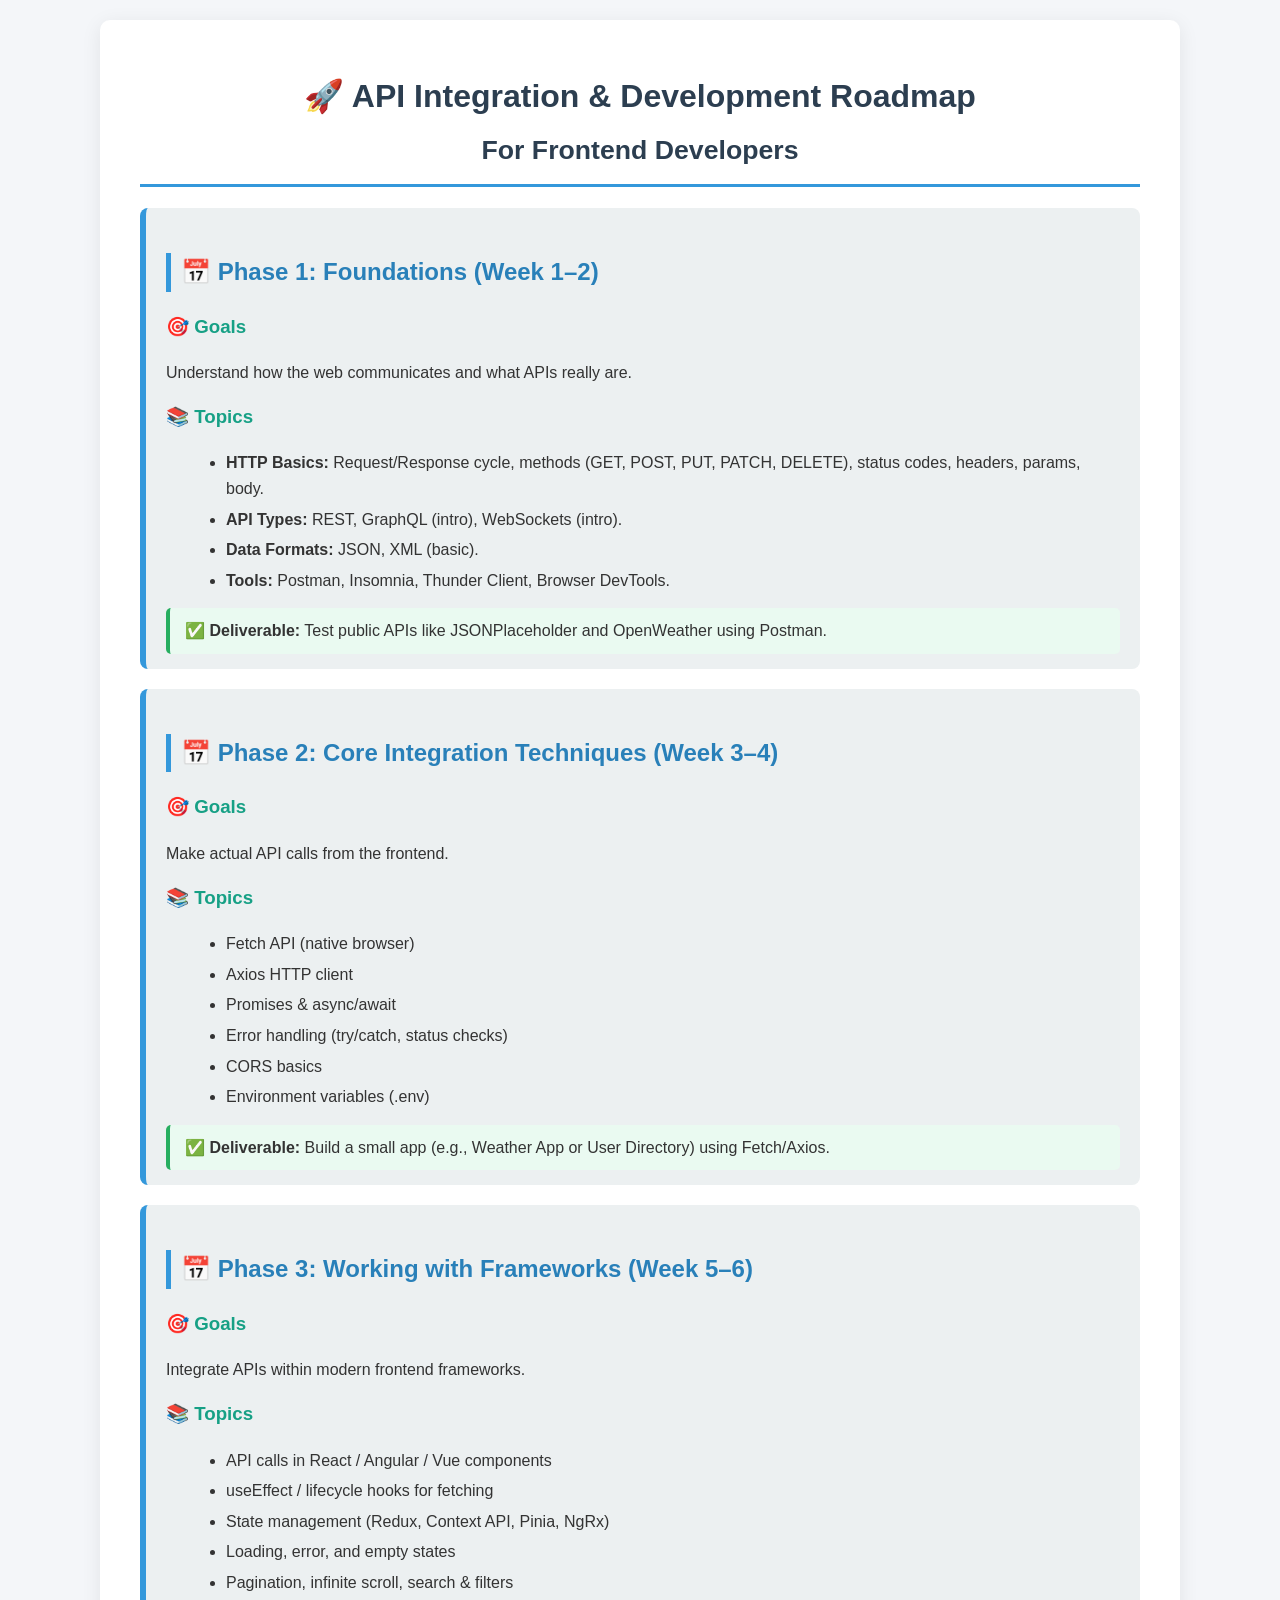
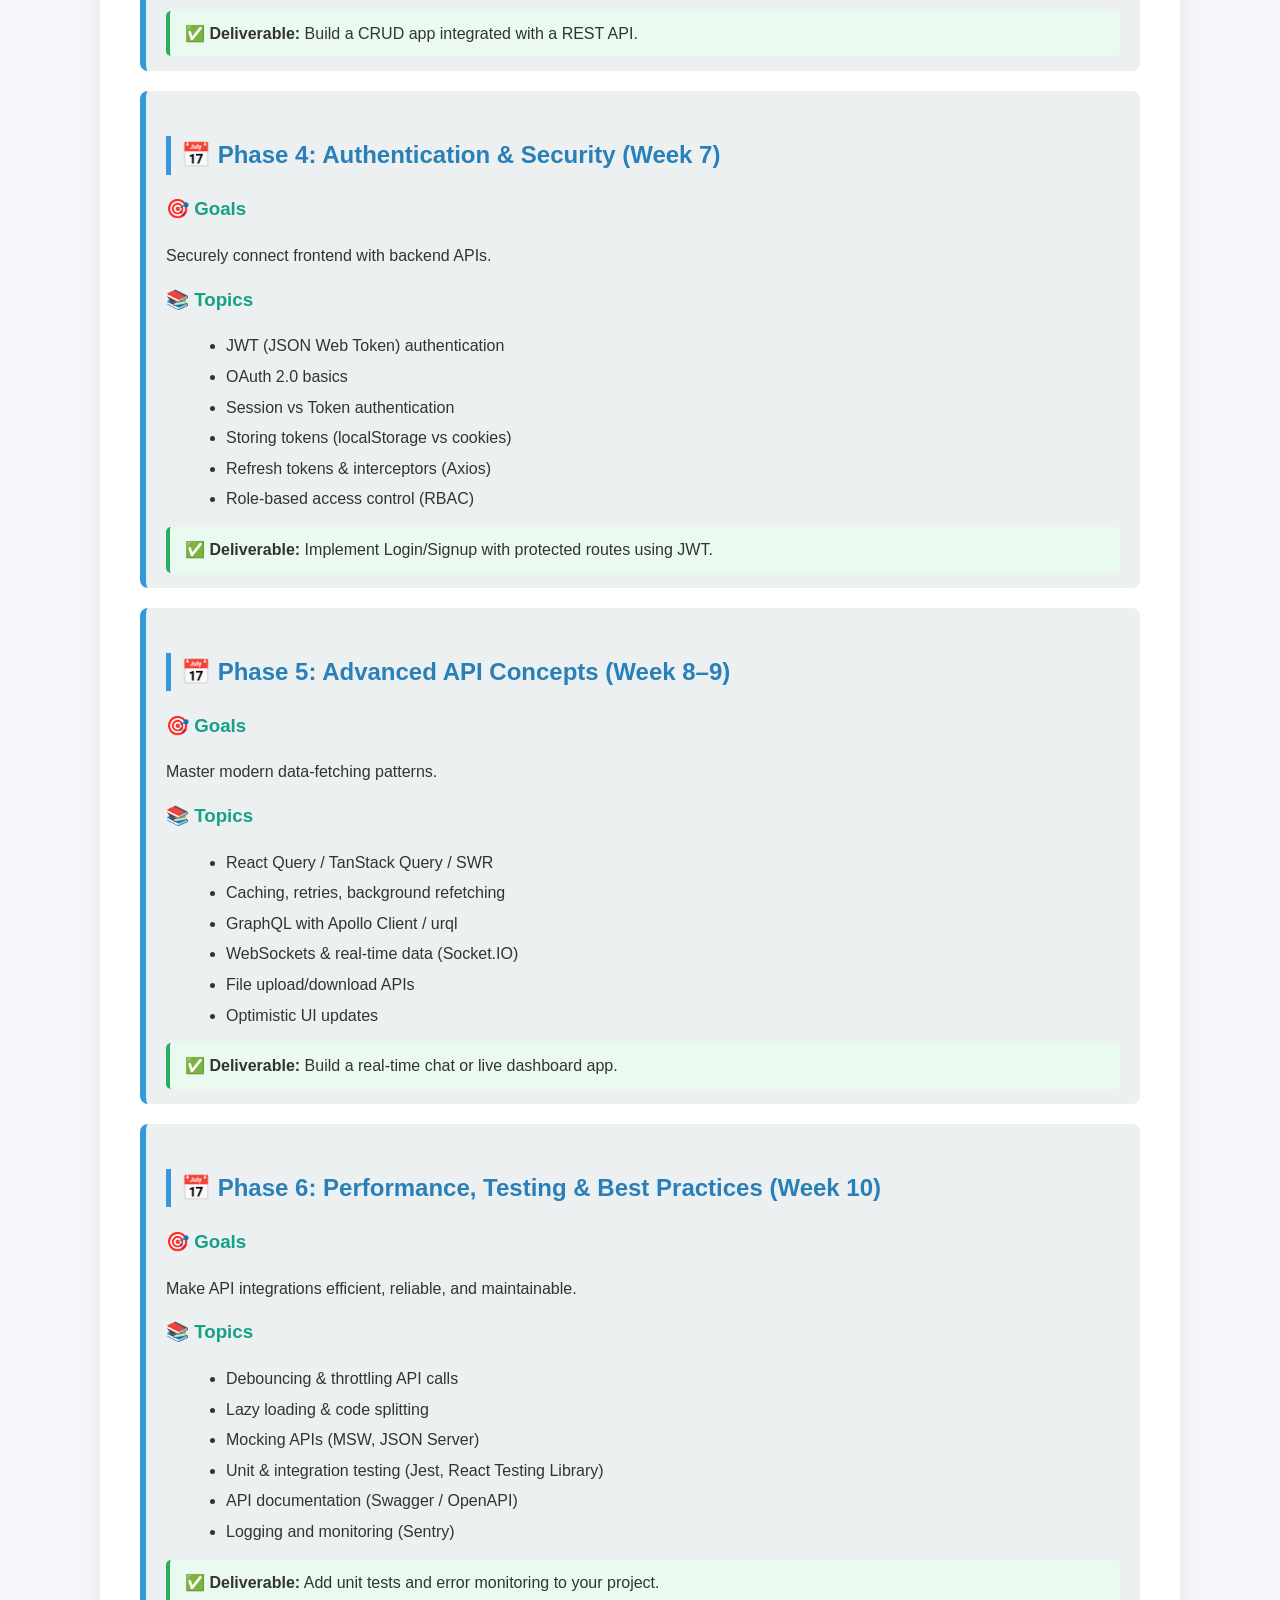
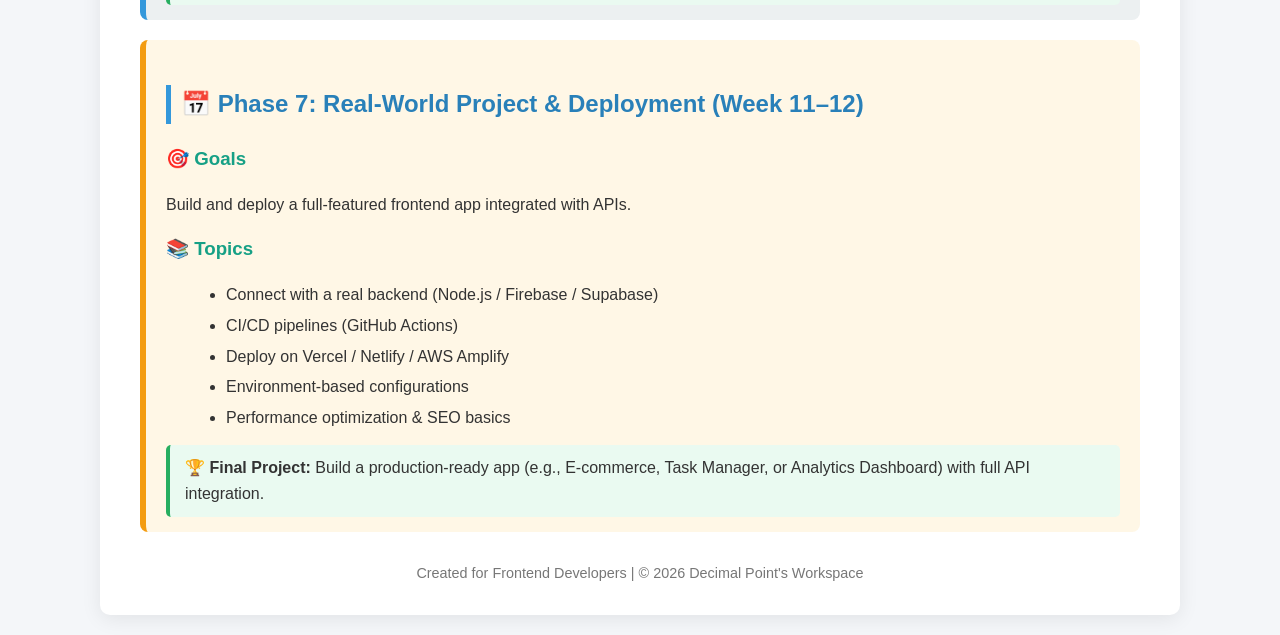
<file: imp-Doc/index.html>
<!DOCTYPE html>
<html lang="en">
<head>
<meta charset="UTF-8">
<title>API Integration & Development Roadmap for Frontend Developer</title>
<style>
  body {
    font-family: 'Segoe UI', Tahoma, sans-serif;
    background: #f4f6f9;
    color: #333;
    line-height: 1.6;
    margin: 0;
    padding: 20px;
  }
  .container {
    max-width: 1000px;
    margin: auto;
    background: #fff;
    padding: 30px 40px;
    border-radius: 10px;
    box-shadow: 0 4px 20px rgba(0,0,0,0.08);
  }
  h1 {
    text-align: center;
    color: #2c3e50;
    border-bottom: 3px solid #3498db;
    padding-bottom: 10px;
  }
  h2 {
    color: #2980b9;
    margin-top: 30px;
    border-left: 5px solid #3498db;
    padding-left: 10px;
  }
  h3 {
    color: #16a085;
    margin-top: 15px;
  }
  ul {
    margin: 8px 0 15px 20px;
  }
  li {
    margin-bottom: 5px;
  }
  .phase {
    background: #ecf0f1;
    padding: 15px 20px;
    border-radius: 8px;
    margin-bottom: 20px;
    border-left: 6px solid #3498db;
  }
  .deliverable {
    background: #eafaf1;
    padding: 10px 15px;
    border-left: 4px solid #27ae60;
    margin-top: 10px;
    border-radius: 5px;
  }
  .final {
    background: #fff7e6;
    border-left: 6px solid #f39c12;
  }
  footer {
    text-align: center;
    margin-top: 30px;
    font-size: 0.9em;
    color: #777;
  }
</style>
</head>
<body>
  <div class="container">
    <h1>🚀 API Integration & Development Roadmap<br><small>For Frontend Developers</small></h1>

    <!-- Phase 1 -->
    <div class="phase">
      <h2>📅 Phase 1: Foundations (Week 1–2)</h2>
      <h3>🎯 Goals</h3>
      <p>Understand how the web communicates and what APIs really are.</p>
      <h3>📚 Topics</h3>
      <ul>
        <li><strong>HTTP Basics:</strong> Request/Response cycle, methods (GET, POST, PUT, PATCH, DELETE), status codes, headers, params, body.</li>
        <li><strong>API Types:</strong> REST, GraphQL (intro), WebSockets (intro).</li>
        <li><strong>Data Formats:</strong> JSON, XML (basic).</li>
        <li><strong>Tools:</strong> Postman, Insomnia, Thunder Client, Browser DevTools.</li>
      </ul>
      <div class="deliverable">✅ <strong>Deliverable:</strong> Test public APIs like JSONPlaceholder and OpenWeather using Postman.</div>
    </div>

    <!-- Phase 2 -->
    <div class="phase">
      <h2>📅 Phase 2: Core Integration Techniques (Week 3–4)</h2>
      <h3>🎯 Goals</h3>
      <p>Make actual API calls from the frontend.</p>
      <h3>📚 Topics</h3>
      <ul>
        <li>Fetch API (native browser)</li>
        <li>Axios HTTP client</li>
        <li>Promises & async/await</li>
        <li>Error handling (try/catch, status checks)</li>
        <li>CORS basics</li>
        <li>Environment variables (.env)</li>
      </ul>
      <div class="deliverable">✅ <strong>Deliverable:</strong> Build a small app (e.g., Weather App or User Directory) using Fetch/Axios.</div>
    </div>

    <!-- Phase 3 -->
    <div class="phase">
      <h2>📅 Phase 3: Working with Frameworks (Week 5–6)</h2>
      <h3>🎯 Goals</h3>
      <p>Integrate APIs within modern frontend frameworks.</p>
      <h3>📚 Topics</h3>
      <ul>
        <li>API calls in React / Angular / Vue components</li>
        <li>useEffect / lifecycle hooks for fetching</li>
        <li>State management (Redux, Context API, Pinia, NgRx)</li>
        <li>Loading, error, and empty states</li>
        <li>Pagination, infinite scroll, search & filters</li>
      </ul>
      <div class="deliverable">✅ <strong>Deliverable:</strong> Build a CRUD app integrated with a REST API.</div>
    </div>

    <!-- Phase 4 -->
    <div class="phase">
      <h2>📅 Phase 4: Authentication & Security (Week 7)</h2>
      <h3>🎯 Goals</h3>
      <p>Securely connect frontend with backend APIs.</p>
      <h3>📚 Topics</h3>
      <ul>
        <li>JWT (JSON Web Token) authentication</li>
        <li>OAuth 2.0 basics</li>
        <li>Session vs Token authentication</li>
        <li>Storing tokens (localStorage vs cookies)</li>
        <li>Refresh tokens & interceptors (Axios)</li>
        <li>Role-based access control (RBAC)</li>
      </ul>
      <div class="deliverable">✅ <strong>Deliverable:</strong> Implement Login/Signup with protected routes using JWT.</div>
    </div>

    <!-- Phase 5 -->
    <div class="phase">
      <h2>📅 Phase 5: Advanced API Concepts (Week 8–9)</h2>
      <h3>🎯 Goals</h3>
      <p>Master modern data-fetching patterns.</p>
      <h3>📚 Topics</h3>
      <ul>
        <li>React Query / TanStack Query / SWR</li>
        <li>Caching, retries, background refetching</li>
        <li>GraphQL with Apollo Client / urql</li>
        <li>WebSockets & real-time data (Socket.IO)</li>
        <li>File upload/download APIs</li>
        <li>Optimistic UI updates</li>
      </ul>
      <div class="deliverable">✅ <strong>Deliverable:</strong> Build a real-time chat or live dashboard app.</div>
    </div>

    <!-- Phase 6 -->
    <div class="phase">
      <h2>📅 Phase 6: Performance, Testing & Best Practices (Week 10)</h2>
      <h3>🎯 Goals</h3>
      <p>Make API integrations efficient, reliable, and maintainable.</p>
      <h3>📚 Topics</h3>
      <ul>
        <li>Debouncing & throttling API calls</li>
        <li>Lazy loading & code splitting</li>
        <li>Mocking APIs (MSW, JSON Server)</li>
        <li>Unit & integration testing (Jest, React Testing Library)</li>
        <li>API documentation (Swagger / OpenAPI)</li>
        <li>Logging and monitoring (Sentry)</li>
      </ul>
      <div class="deliverable">✅ <strong>Deliverable:</strong> Add unit tests and error monitoring to your project.</div>
    </div>

    <!-- Phase 7 -->
    <div class="phase final">
      <h2>📅 Phase 7: Real-World Project & Deployment (Week 11–12)</h2>
      <h3>🎯 Goals</h3>
      <p>Build and deploy a full-featured frontend app integrated with APIs.</p>
      <h3>📚 Topics</h3>
      <ul>
        <li>Connect with a real backend (Node.js / Firebase / Supabase)</li>
        <li>CI/CD pipelines (GitHub Actions)</li>
        <li>Deploy on Vercel / Netlify / AWS Amplify</li>
        <li>Environment-based configurations</li>
        <li>Performance optimization & SEO basics</li>
      </ul>
      <div class="deliverable">🏆 <strong>Final Project:</strong> Build a production-ready app (e.g., E-commerce, Task Manager, or Analytics Dashboard) with full API integration.</div>
    </div>

    <footer>
      Created for Frontend Developers | © 2026 Decimal Point's Workspace
    </footer>
  </div>
</body>
</html>
</file>
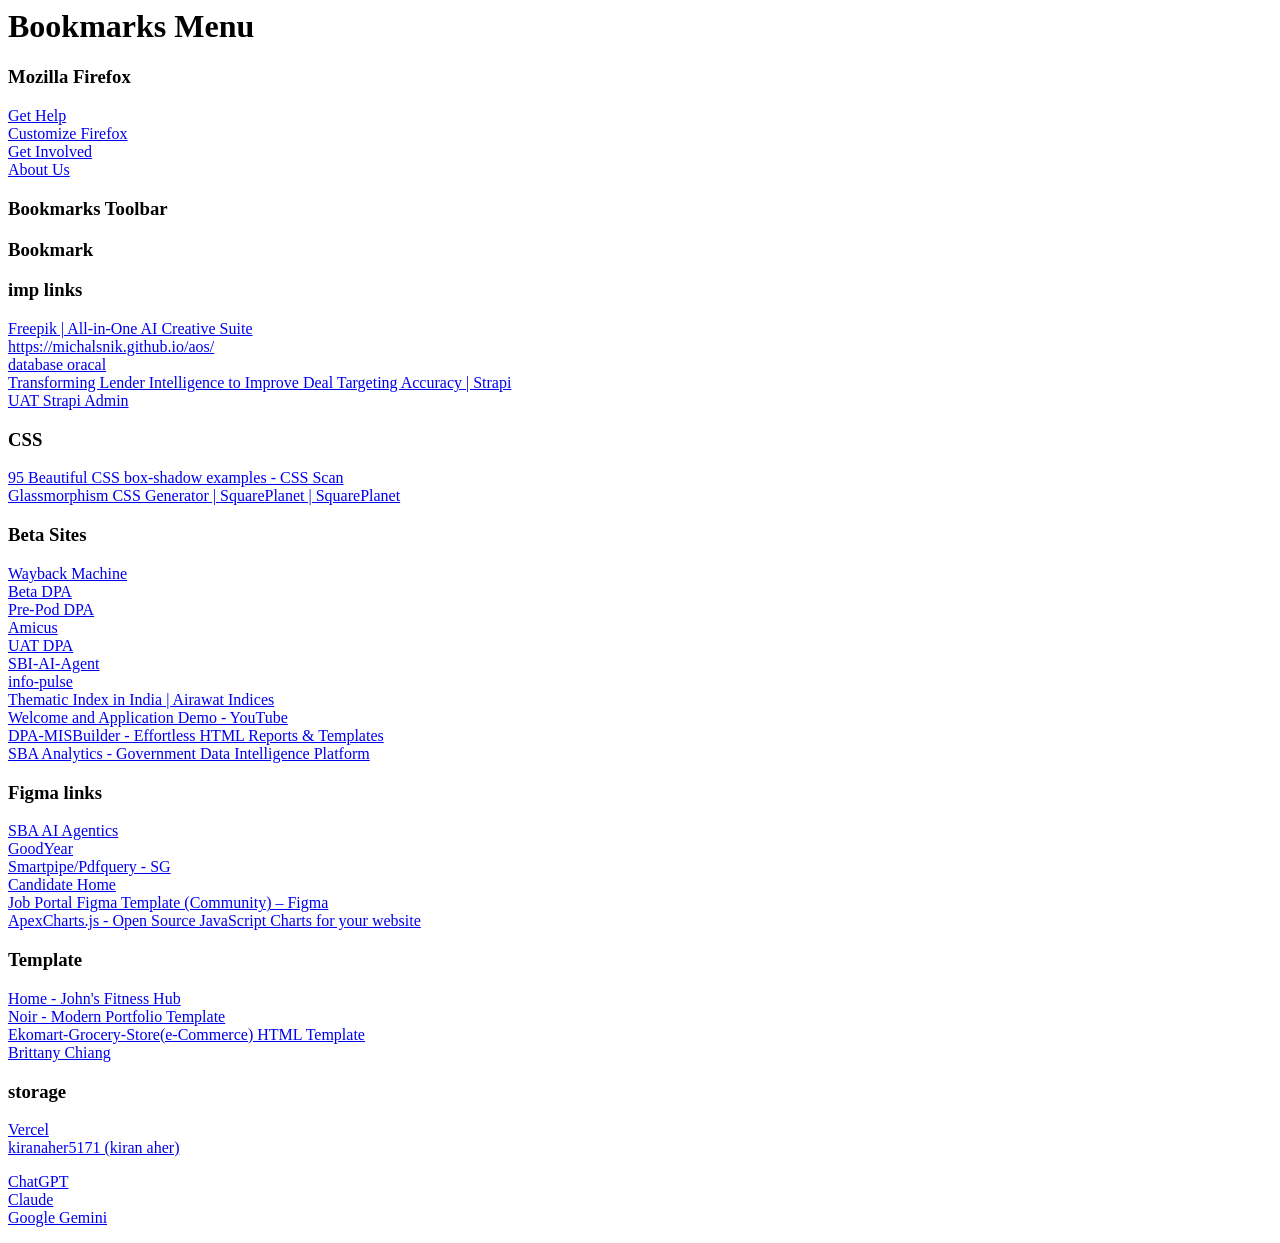
<file: Dpa-Documents/bookmarks.html>
<!DOCTYPE NETSCAPE-Bookmark-file-1>
<!-- This is an automatically generated file.
     It will be read and overwritten.
     DO NOT EDIT! -->
<META HTTP-EQUIV="Content-Type" CONTENT="text/html; charset=UTF-8">
<meta http-equiv="Content-Security-Policy"
      content="default-src 'self'; script-src 'none'; img-src data: *; object-src 'none'"></meta>
<TITLE>Bookmarks</TITLE>
<H1>Bookmarks Menu</H1>

<DL><p>
    <DT><H3 ADD_DATE="1754476002" LAST_MODIFIED="1754476002">Mozilla Firefox</H3>
    <DL><p>
        <DT><A HREF="https://support.mozilla.org/products/firefox" ADD_DATE="1754476002" LAST_MODIFIED="1754476002" ICON_URI="fake-favicon-uri:https://support.mozilla.org/products/firefox" ICON="[data-uri]">Get Help</A>
        <DT><A HREF="https://support.mozilla.org/kb/customize-firefox-controls-buttons-and-toolbars?utm_source=firefox-browser&utm_medium=default-bookmarks&utm_campaign=customize" ADD_DATE="1754476002" LAST_MODIFIED="1754476002" ICON_URI="fake-favicon-uri:https://support.mozilla.org/kb/customize-firefox-controls-buttons-and-toolbars?utm_source=firefox-browser&utm_medium=default-bookmarks&utm_campaign=customize" ICON="[data-uri]">Customize Firefox</A>
        <DT><A HREF="https://www.mozilla.org/contribute/" ADD_DATE="1754476002" LAST_MODIFIED="1754476002" ICON_URI="https://www.mozilla.org/favicon.ico" ICON="[data-uri]">Get Involved</A>
        <DT><A HREF="https://www.mozilla.org/about/" ADD_DATE="1754476002" LAST_MODIFIED="1754476002" ICON_URI="https://www.mozilla.org/favicon.ico" ICON="[data-uri]">About Us</A>
    </DL><p>
    <DT><H3 ADD_DATE="1754476002" LAST_MODIFIED="1779803371" PERSONAL_TOOLBAR_FOLDER="true">Bookmarks Toolbar</H3>
    <DL><p>
        <DT><H3 ADD_DATE="1750316002" LAST_MODIFIED="1779803371">Bookmark</H3>
        <DL><p>
            <DT><H3 ADD_DATE="1753685309" LAST_MODIFIED="1777994056">imp links</H3>
            <DL><p>
                <DT><A HREF="https://www.freepik.com/" ADD_DATE="1753685243" LAST_MODIFIED="1754476109" ICON_URI="https://fps.cdnpk.net/favicons/favicon-16x16.png" ICON="[data-uri]">Freepik | All-in-One AI Creative Suite</A>
                <DT><A HREF="https://michalsnik.github.io/aos/" ADD_DATE="1753448380" LAST_MODIFIED="1754476109">https://michalsnik.github.io/aos/</A>
                <DT><A HREF="https://g8dffca5753509e-dpaclouduat.adb.ap-mumbai-1.oraclecloudapps.com/ords/dev_dpa_mis_automation/sign-in/?r=_sdw%2F%3Fnav%3Dworksheet" ADD_DATE="1772087508" LAST_MODIFIED="1772087508" ICON_URI="data:image/svg+xml,%3Csvg xmlns='http://www.w3.org/2000/svg' width='178' height='194' viewBox='0 0 178 194' fill='none'%3E%3Cpath d='M121 113.6C121 117.9 106.7 121.4 89 121.4C71.3 121.4 57 117.9 57 113.6M121 132.4C121 136.7 106.7 140.2 89 140.2C71.3 140.2 57 136.7 57 132.4M57 94.7V151.2C57 155.5 71.3 159 89 159C106.7 159 121 155.5 121 151.2V94.7M89 31V69M73 47L89 31L105 47M53 73L29 49M53 51V73H31M125 73L149 49M125 51V73H147M151 167L89 189L27 167L5 33L89 5L173 33L151 167ZM121 94.7C121 99 106.7 102.5 89 102.5C71.3 102.5 57 99 57 94.7C57 90.4 71.3 86.9 89 86.9C106.7 87 121 90.4 121 94.7Z' stroke='%23312D2A' stroke-width='8' stroke-miterlimit='10'/%3E%3C/svg%3E" ICON="[data-uri]">database oracal</A>
                <DT><A HREF="https://backendprod.decimalpointanalytics.com/admin/auth/login" ADD_DATE="1774943757" LAST_MODIFIED="1774943757">Transforming Lender Intelligence to Improve Deal Targeting Accuracy | Strapi</A>
                <DT><A HREF="https://backenduat.decimalpointanalytics.com/admin" ADD_DATE="1777994056" LAST_MODIFIED="1777994188">UAT Strapi Admin</A>
            </DL><p>
            <DT><H3 ADD_DATE="1750316067" LAST_MODIFIED="1754476109">CSS</H3>
            <DL><p>
                <DT><A HREF="https://getcssscan.com/css-box-shadow-examples" ADD_DATE="1750316071" LAST_MODIFIED="1754476109" ICON_URI="https://getcssscan.com/favicon-16x16.png" ICON="[data-uri]">95 Beautiful CSS box-shadow examples - CSS Scan</A>
                <DT><A HREF="https://hype4.academy/tools/glassmorphism-generator" ADD_DATE="1751877455" LAST_MODIFIED="1754476109" ICON_URI="https://hype4.academy/favicon/favicon.ico" ICON="[data-uri]">Glassmorphism CSS Generator | SquarePlanet | SquarePlanet</A>
            </DL><p>
            <DT><H3 ADD_DATE="1750661457" LAST_MODIFIED="1776939994">Beta Sites</H3>
            <DL><p>
                <DT><A HREF="https://web.archive.org/" ADD_DATE="1750661467" LAST_MODIFIED="1754476109" ICON_URI="https://web.archive.org/_static/images/archive.ico" ICON="[data-uri]">Wayback Machine</A>
                <DT><A HREF="https://betadpa.decimalpointanalytics.com/" ADD_DATE="1750662897" LAST_MODIFIED="1754476109">Beta DPA</A>
                <DT><A HREF="https://pre-prod.decimalpointanalytics.com/" ADD_DATE="1750662904" LAST_MODIFIED="1754476109">Pre-Pod DPA</A>
                <DT><A HREF="https://devpefundfe.decimalpointanalytics.com/" ADD_DATE="1750663051" LAST_MODIFIED="1754476109">Amicus</A>
                <DT><A HREF="https://uat.decimalpointanalytics.com/insights/newsletters" ADD_DATE="1750679014" LAST_MODIFIED="1754476109">UAT DPA</A>
                <DT><A HREF="https://sba-agent-uat.decimalpointanalytics.com/" ADD_DATE="1751256204" LAST_MODIFIED="1754476109">SBI-AI-Agent</A>
                <DT><A HREF="https://dev.infopulse.ai/home" ADD_DATE="1753871353" LAST_MODIFIED="1754476109">info-pulse</A>
                <DT><A HREF="https://indices.decimalpointanalytics.com/" ADD_DATE="1758528938" LAST_MODIFIED="1758528938" ICON_URI="https://indices.decimalpointanalytics.com/favicon.png" ICON="[data-uri]">Thematic Index in India | Airawat Indices</A>
                <DT><A HREF="https://www.youtube.com/watch?v=EnuvFyJE6dg&list=PL7Q0DQYATmvjXSuHfB8CY_n_oUeqZzauZ&index=1" ADD_DATE="1758875602" LAST_MODIFIED="1758875602" ICON_URI="https://www.youtube.com/s/desktop/6f111fa1/img/favicon.ico" ICON="[data-uri]">Welcome and Application Demo - YouTube</A>
                <DT><A HREF="https://creative.decimalpointanalytics.com/auth/sso-login" ADD_DATE="1770101075" LAST_MODIFIED="1770101075">DPA-MISBuilder - Effortless HTML Reports &amp; Templates</A>
                <DT><A HREF="https://sba-analytics.decimalpointanalytics.com/source-analytics" ADD_DATE="1776939994" LAST_MODIFIED="1776939994">SBA Analytics - Government Data Intelligence Platform</A>
            </DL><p>
            <DT><H3 ADD_DATE="1750666638" LAST_MODIFIED="1773992291">Figma links</H3>
            <DL><p>
                <DT><A HREF="https://www.figma.com/design/BCBUJuinLmpdePsqqWzeBY/WPI?node-id=3374-87745&t=JEKn4YiOEmEhDuMV-0#1307594695" ADD_DATE="1750666695" LAST_MODIFIED="1754476109" ICON_URI="https://static.figma.com/app/icon/1/favicon.svg" ICON="[data-uri]">SBA AI Agentics</A>
                <DT><A HREF="https://www.figma.com/design/9oYtYAMjfLmFhWgpWG0V1O/Untitled?node-id=0-1&t=HCXct0wBwNsmiCwb-1" ADD_DATE="1754548964" LAST_MODIFIED="1754980879" ICON_URI="https://static.figma.com/app/icon/1/favicon.svg" ICON="[data-uri]">GoodYear</A>
                <DT><A HREF="https://www.figma.com/design/3f1BDUXUF0Wufv0FESxAia/For-Developers---Smartpipe-Pdfquery?node-id=10252-9644&p=f&t=5b7r0niFrx5ZFsVa-0" ADD_DATE="1754983218" LAST_MODIFIED="1754983218" ICON_URI="https://static.figma.com/app/icon/1/favicon.svg" ICON="[data-uri]">Smartpipe/Pdfquery - SG</A>
                <DT><A HREF="https://google.wd501.myworkdayjobs.com/en-US/GOCJobs/job/XMLNAME--Upcoming-Roles--Tech-Process-Senior-Associate_JR3023" ADD_DATE="1762514432" LAST_MODIFIED="1762514432">Candidate Home</A>
                <DT><A HREF="https://www.figma.com/design/rxvydGtUszZmN6c1oCxZb0/Job-Portal-Figma-Template--Community-?node-id=25-6953&t=goEZQpGXFmZgevn1-0" ADD_DATE="1762961013" LAST_MODIFIED="1762961013" ICON_URI="https://static.figma.com/app/icon/1/favicon.svg" ICON="[data-uri]">Job Portal Figma Template (Community) – Figma</A>
                <DT><A HREF="https://apexcharts.com/" ADD_DATE="1770901460" LAST_MODIFIED="1770901460" ICON_URI="https://apexcharts.com/favicon.svg?v=20260408" ICON="[data-uri]">ApexCharts.js - Open Source JavaScript Charts for your website</A>
            </DL><p>
            <DT><H3 ADD_DATE="1751642428" LAST_MODIFIED="1779803371">Template</H3>
            <DL><p>
                <DT><A HREF="https://websitedemos.net/fitness-hub-04/?customize=template" ADD_DATE="1751642439" LAST_MODIFIED="1754476109">Home - John&#39;s Fitness Hub</A>
                <DT><A HREF="https://wordpressboss.com/cp/noir-demo/index.html" ADD_DATE="1752131583" LAST_MODIFIED="1754476109">Noir - Modern Portfolio Template</A>
                <DT><A HREF="https://html.themewant.com/ekomart/index.html" ADD_DATE="1772694005" LAST_MODIFIED="1772694005" ICON_URI="https://html.themewant.com/ekomart/assets/images/fav.png" ICON="[data-uri]">Ekomart-Grocery-Store(e-Commerce) HTML Template</A>
                <DT><A HREF="https://brittanychiang.com/" ADD_DATE="1779803371" LAST_MODIFIED="1779803371" ICON_URI="https://brittanychiang.com/favicon/favicon-32x32.png" ICON="[data-uri]">Brittany Chiang</A>
            </DL><p>
            <DT><H3 ADD_DATE="1765522535" LAST_MODIFIED="1765522697">storage</H3>
            <DL><p>
                <DT><A HREF="https://vercel.com/kiran-ahers-projects" ADD_DATE="1765522560" LAST_MODIFIED="1765522560" ICON_URI="https://assets.vercel.com/image/upload/front/favicon/vercel/favicon.ico" ICON="[data-uri]">Vercel</A>
                <DT><A HREF="https://github.com/kiranaher5171" ADD_DATE="1765522697" LAST_MODIFIED="1765522697" ICON_URI="https://github.com/favicon.ico" ICON="[data-uri]">kiranaher5171 (kiran aher)</A>
            </DL><p>
        </DL><p>
        <DT><A HREF="https://chatgpt.com/?model=auto" ADD_DATE="1753685838" LAST_MODIFIED="1754476109" ICON_URI="https://chatgpt.com/cdn/assets/favicon-l4nq08hd.svg" ICON="[data-uri]">ChatGPT</A>
        <DT><A HREF="https://claude.ai/new" ADD_DATE="1758030562" LAST_MODIFIED="1760618631" ICON_URI="https://claude.ai/favicon.ico" ICON="[data-uri]">Claude</A>
        <DT><A HREF="https://gemini.google.com/app?hl=en-IN" ADD_DATE="1775639252" LAST_MODIFIED="1775639252" ICON_URI="https://www.gstatic.com/lamda/images/gemini_sparkle_aurora_33f86dc0c0257da337c63.svg" ICON="[data-uri]">Google Gemini</A>
    </DL><p>
</DL>
</file>
